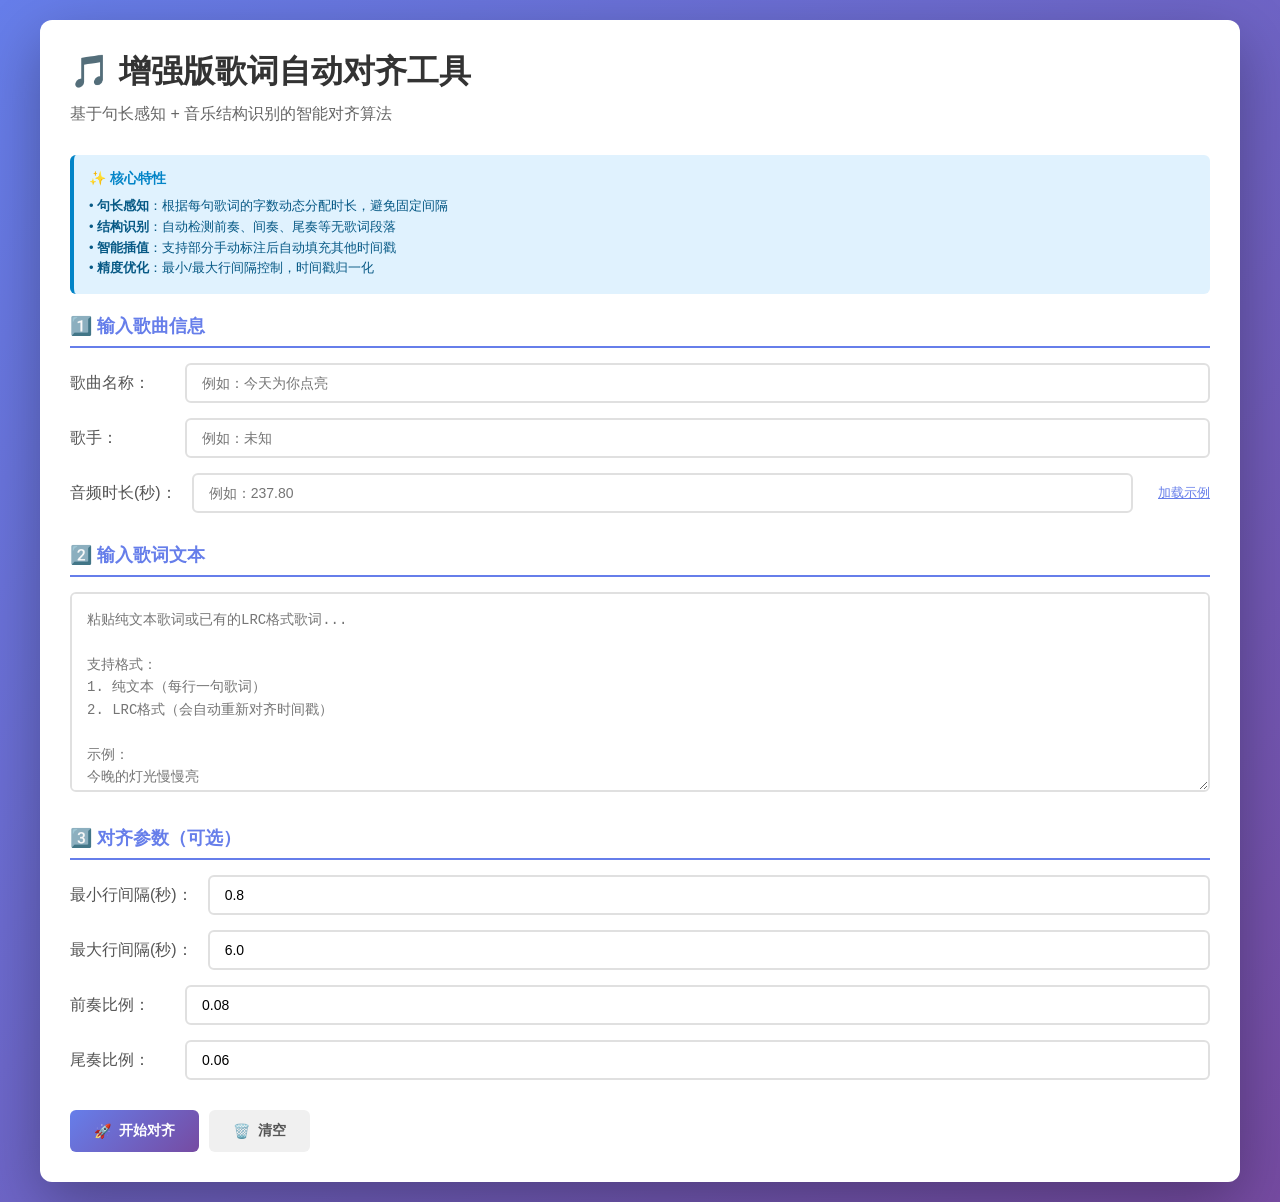
<file: web/test-aligner.html>
<!DOCTYPE html>
<html lang="zh-CN">
<head>
    <meta charset="UTF-8">
    <meta name="viewport" content="width=device-width, initial-scale=1.0">
    <title>增强版歌词对齐工具 - 测试页面</title>
    <style>
        * {
            margin: 0;
            padding: 0;
            box-sizing: border-box;
        }
        
        body {
            font-family: -apple-system, BlinkMacSystemFont, "Segoe UI", Roboto, sans-serif;
            background: linear-gradient(135deg, #667eea 0%, #764ba2 100%);
            min-height: 100vh;
            padding: 20px;
        }
        
        .container {
            max-width: 1200px;
            margin: 0 auto;
            background: white;
            border-radius: 12px;
            padding: 30px;
            box-shadow: 0 20px 60px rgba(0,0,0,0.3);
        }
        
        h1 {
            color: #333;
            margin-bottom: 10px;
        }
        
        .subtitle {
            color: #666;
            margin-bottom: 30px;
        }
        
        .section {
            margin-bottom: 30px;
        }
        
        .section-title {
            font-size: 18px;
            font-weight: 600;
            color: #667eea;
            margin-bottom: 15px;
            padding-bottom: 8px;
            border-bottom: 2px solid #667eea;
        }
        
        .input-group {
            display: flex;
            gap: 15px;
            margin-bottom: 15px;
            align-items: center;
        }
        
        .input-group label {
            min-width: 100px;
            font-weight: 500;
            color: #555;
        }
        
        .input-group input {
            flex: 1;
            padding: 10px 15px;
            border: 2px solid #e0e0e0;
            border-radius: 6px;
            font-size: 14px;
            transition: all 0.3s;
        }
        
        .input-group input:focus {
            outline: none;
            border-color: #667eea;
            box-shadow: 0 0 0 3px rgba(102, 126, 234, 0.1);
        }
        
        textarea {
            width: 100%;
            min-height: 200px;
            padding: 15px;
            border: 2px solid #e0e0e0;
            border-radius: 6px;
            font-family: "Consolas", "Monaco", monospace;
            font-size: 14px;
            line-height: 1.6;
            resize: vertical;
            transition: all 0.3s;
        }
        
        textarea:focus {
            outline: none;
            border-color: #667eea;
            box-shadow: 0 0 0 3px rgba(102, 126, 234, 0.1);
        }
        
        .button-group {
            display: flex;
            gap: 10px;
            flex-wrap: wrap;
        }
        
        button {
            padding: 12px 24px;
            border: none;
            border-radius: 6px;
            font-size: 14px;
            font-weight: 600;
            cursor: pointer;
            transition: all 0.3s;
            display: flex;
            align-items: center;
            gap: 8px;
        }
        
        .btn-primary {
            background: linear-gradient(135deg, #667eea 0%, #764ba2 100%);
            color: white;
        }
        
        .btn-primary:hover {
            transform: translateY(-2px);
            box-shadow: 0 4px 12px rgba(102, 126, 234, 0.4);
        }
        
        .btn-secondary {
            background: #f0f0f0;
            color: #555;
        }
        
        .btn-secondary:hover {
            background: #e0e0e0;
        }
        
        .btn-success {
            background: #10b981;
            color: white;
        }
        
        .btn-success:hover {
            background: #059669;
        }
        
        .output-section {
            background: #f8f9fa;
            border-radius: 8px;
            padding: 20px;
        }
        
        .output-content {
            background: white;
            border: 1px solid #e0e0e0;
            border-radius: 6px;
            padding: 15px;
            font-family: "Consolas", "Monaco", monospace;
            font-size: 13px;
            line-height: 1.8;
            max-height: 400px;
            overflow-y: auto;
            white-space: pre-wrap;
            word-break: break-all;
        }
        
        .stats {
            display: grid;
            grid-template-columns: repeat(auto-fit, minmax(200px, 1fr));
            gap: 15px;
            margin-top: 15px;
        }
        
        .stat-card {
            background: white;
            padding: 15px;
            border-radius: 8px;
            border-left: 4px solid #667eea;
        }
        
        .stat-label {
            font-size: 12px;
            color: #888;
            margin-bottom: 5px;
        }
        
        .stat-value {
            font-size: 24px;
            font-weight: 700;
            color: #333;
        }
        
        .info-box {
            background: #e0f2fe;
            border-left: 4px solid #0284c7;
            padding: 15px;
            border-radius: 6px;
            margin-bottom: 20px;
        }
        
        .info-box h3 {
            color: #0284c7;
            font-size: 14px;
            margin-bottom: 8px;
        }
        
        .info-box p {
            color: #075985;
            font-size: 13px;
            line-height: 1.6;
        }
        
        .warning-box {
            background: #fef3c7;
            border-left: 4px solid #f59e0b;
            padding: 15px;
            border-radius: 6px;
            margin-top: 15px;
        }
        
        .warning-box p {
            color: #92400e;
            font-size: 13px;
        }
        
        .loading {
            display: none;
            text-align: center;
            padding: 20px;
        }
        
        .loading.active {
            display: block;
        }
        
        .spinner {
            border: 3px solid #f3f3f3;
            border-top: 3px solid #667eea;
            border-radius: 50%;
            width: 40px;
            height: 40px;
            animation: spin 1s linear infinite;
            margin: 0 auto 10px;
        }
        
        @keyframes spin {
            0% { transform: rotate(0deg); }
            100% { transform: rotate(360deg); }
        }
        
        .example-link {
            color: #667eea;
            cursor: pointer;
            text-decoration: underline;
            font-size: 13px;
            margin-left: 10px;
        }
        
        .example-link:hover {
            color: #764ba2;
        }
    </style>
</head>
<body>
    <div class="container">
        <h1>🎵 增强版歌词自动对齐工具</h1>
        <p class="subtitle">基于句长感知 + 音乐结构识别的智能对齐算法</p>
        
        <div class="info-box">
            <h3>✨ 核心特性</h3>
            <p>
                • <strong>句长感知</strong>：根据每句歌词的字数动态分配时长，避免固定间隔<br>
                • <strong>结构识别</strong>：自动检测前奏、间奏、尾奏等无歌词段落<br>
                • <strong>智能插值</strong>：支持部分手动标注后自动填充其他时间戳<br>
                • <strong>精度优化</strong>：最小/最大行间隔控制，时间戳归一化
            </p>
        </div>
        
        <div class="section">
            <div class="section-title">1️⃣ 输入歌曲信息</div>
            
            <div class="input-group">
                <label>歌曲名称：</label>
                <input type="text" id="songTitle" placeholder="例如：今天为你点亮">
            </div>
            
            <div class="input-group">
                <label>歌手：</label>
                <input type="text" id="artist" placeholder="例如：未知">
            </div>
            
            <div class="input-group">
                <label>音频时长(秒)：</label>
                <input type="number" id="duration" placeholder="例如：237.80" step="0.01" min="0">
                <span class="example-link" onclick="loadExample()">加载示例</span>
            </div>
        </div>
        
        <div class="section">
            <div class="section-title">2️⃣ 输入歌词文本</div>
            <textarea id="lyricsInput" placeholder="粘贴纯文本歌词或已有的LRC格式歌词...

支持格式：
1. 纯文本（每行一句歌词）
2. LRC格式（会自动重新对齐时间戳）

示例：
今晚的灯光慢慢亮
笑声落在你身旁
蛋糕香甜，蜡烛微光
我们把祝福轻轻唱"></textarea>
        </div>
        
        <div class="section">
            <div class="section-title">3️⃣ 对齐参数（可选）</div>
            
            <div class="input-group">
                <label>最小行间隔(秒)：</label>
                <input type="number" id="minLineGap" value="0.8" step="0.1" min="0.1">
            </div>
            
            <div class="input-group">
                <label>最大行间隔(秒)：</label>
                <input type="number" id="maxLineGap" value="6.0" step="0.5" min="1">
            </div>
            
            <div class="input-group">
                <label>前奏比例：</label>
                <input type="number" id="introRatio" value="0.08" step="0.01" min="0" max="0.3">
            </div>
            
            <div class="input-group">
                <label>尾奏比例：</label>
                <input type="number" id="outroRatio" value="0.06" step="0.01" min="0" max="0.2">
            </div>
        </div>
        
        <div class="button-group">
            <button class="btn-primary" onclick="performAlign()">
                <span>🚀</span> 开始对齐
            </button>
            <button class="btn-secondary" onclick="clearAll()">
                <span>🗑️</span> 清空
            </button>
            <button class="btn-success" onclick="downloadLRC()" id="downloadBtn" style="display:none;">
                <span>💾</span> 下载LRC文件
            </button>
        </div>
        
        <div class="loading" id="loading">
            <div class="spinner"></div>
            <p>正在处理中...</p>
        </div>
        
        <div class="section" id="outputSection" style="display:none;">
            <div class="section-title">📋 对齐结果</div>
            
            <div class="stats" id="stats"></div>
            
            <div class="output-section">
                <div class="output-content" id="output"></div>
            </div>
            
            <div class="warning-box">
                <p>⚠️ 自动对齐只能提供估算时间戳。建议配合实际音频播放进行微调，或使用专业工具（如 LrcMaker）进行精细调整。</p>
            </div>
        </div>
    </div>
    
    <script type="module">
        import { enhancedAlign, prepareForManualTuning } from './scripts/tools/enhanced-lyrics-aligner.js';
        
        window.performAlign = function() {
            const title = document.getElementById('songTitle').value.trim();
            const artist = document.getElementById('artist').value.trim();
            const duration = parseFloat(document.getElementById('duration').value);
            const lyrics = document.getElementById('lyricsInput').value.trim();
            
            if (!lyrics) {
                alert('请输入歌词文本！');
                return;
            }
            
            if (!duration || duration <= 0) {
                alert('请输入有效的音频时长！');
                return;
            }
            
            const loading = document.getElementById('loading');
            const outputSection = document.getElementById('outputSection');
            
            loading.classList.add('active');
            outputSection.style.display = 'none';
            
            setTimeout(() => {
                try {
                    const options = {
                        minLineGap: parseFloat(document.getElementById('minLineGap').value),
                        maxLineGap: parseFloat(document.getElementById('maxLineGap').value),
                        introRatio: parseFloat(document.getElementById('introRatio').value),
                        outroRatio: parseFloat(document.getElementById('outroRatio').value),
                        enableStructureDetection: true
                    };
                    
                    // 添加元数据
                    let fullLyrics = lyrics;
                    if (!lyrics.includes('[ti:')) {
                        let metadata = '';
                        if (title) metadata += `[ti:${title}]\n`;
                        if (artist) metadata += `[ar:${artist}]\n`;
                        metadata += '[by:MusicApp Enhanced Aligner]\n\n';
                        fullLyrics = metadata + lyrics;
                    }
                    
                    const result = enhancedAlign(fullLyrics, duration, options);
                    
                    // 分析结果
                    const lines = result.split('\n').filter(l => l.match(/^\[\d{2}:/));
                    const lyricsLines = lines.filter(l => l.match(/\].+/));
                    
                    // 计算统计信息
                    const firstTimestamp = lines[0].match(/\[(\d{2}):(\d{2})\.(\d{2})\]/);
                    const lastTimestamp = lines[lines.length - 1].match(/\[(\d{2}):(\d{2})\.(\d{2})\]/);
                    
                    const firstTime = firstTimestamp ? 
                        parseInt(firstTimestamp[1]) * 60 + parseInt(firstTimestamp[2]) + parseInt(firstTimestamp[3]) / 100 : 0;
                    const lastTime = lastTimestamp ? 
                        parseInt(lastTimestamp[1]) * 60 + parseInt(lastTimestamp[2]) + parseInt(lastTimestamp[3]) / 100 : 0;
                    
                    const singingDuration = lastTime - firstTime;
                    const avgGap = lyricsLines.length > 1 ? singingDuration / (lyricsLines.length - 1) : 0;
                    
                    // 显示结果
                    document.getElementById('output').textContent = result;
                    
                    document.getElementById('stats').innerHTML = `
                        <div class="stat-card">
                            <div class="stat-label">歌词行数</div>
                            <div class="stat-value">${lyricsLines.length}</div>
                        </div>
                        <div class="stat-card">
                            <div class="stat-label">前奏时长</div>
                            <div class="stat-value">${firstTime.toFixed(2)}s</div>
                        </div>
                        <div class="stat-card">
                            <div class="stat-label">演唱时长</div>
                            <div class="stat-value">${singingDuration.toFixed(2)}s</div>
                        </div>
                        <div class="stat-card">
                            <div class="stat-label">平均行间隔</div>
                            <div class="stat-value">${avgGap.toFixed(2)}s</div>
                        </div>
                    `;
                    
                    outputSection.style.display = 'block';
                    document.getElementById('downloadBtn').style.display = 'flex';
                    
                    // 保存结果供下载使用
                    window.lastAlignedLRC = result;
                    window.lastSongTitle = title || 'song';
                    
                } catch (error) {
                    alert('对齐过程出错：' + error.message);
                    console.error(error);
                } finally {
                    loading.classList.remove('active');
                }
            }, 100);
        };
        
        window.downloadLRC = function() {
            if (!window.lastAlignedLRC) {
                alert('没有可下载的内容！');
                return;
            }
            
            const blob = new Blob([window.lastAlignedLRC], { type: 'text/plain;charset=utf-8' });
            const url = URL.createObjectURL(blob);
            const a = document.createElement('a');
            a.href = url;
            a.download = `${window.lastSongTitle || 'lyrics'}.lrc`;
            a.click();
            URL.revokeObjectURL(url);
        };
        
        window.clearAll = function() {
            if (confirm('确定要清空所有内容吗？')) {
                document.getElementById('songTitle').value = '';
                document.getElementById('artist').value = '';
                document.getElementById('duration').value = '';
                document.getElementById('lyricsInput').value = '';
                document.getElementById('outputSection').style.display = 'none';
                document.getElementById('downloadBtn').style.display = 'none';
            }
        };
        
        window.loadExample = function() {
            document.getElementById('songTitle').value = '今天为你点亮';
            document.getElementById('artist').value = '未知';
            document.getElementById('duration').value = '237.80';
            document.getElementById('lyricsInput').value = `今晚的灯光慢慢亮
笑声落在你身旁
蛋糕香甜，蜡烛微光
我们把祝福轻轻唱
窗外的星星排成一行
像是偷偷赶来为你鼓掌
这一年你走过很多地方
也把很多梦放进了行囊`;
        };
    </script>
</body>
</html>
</file>
